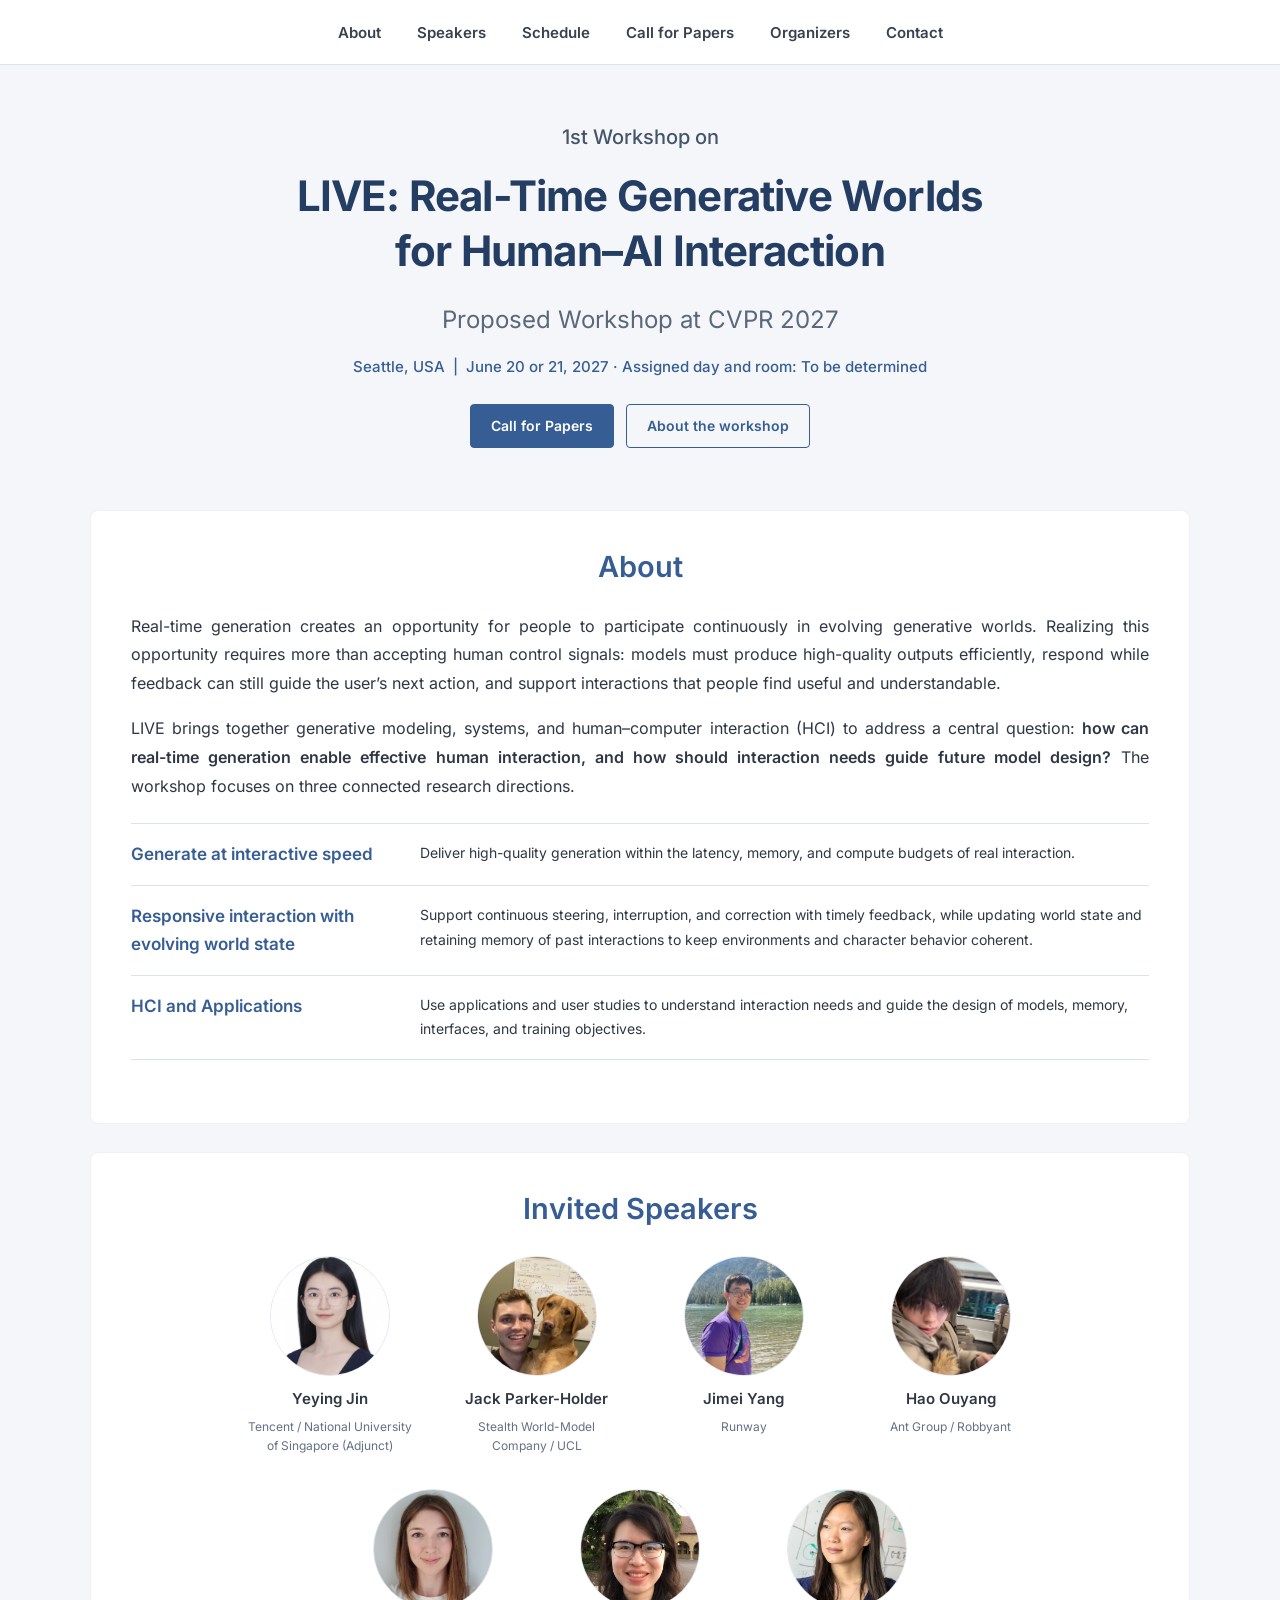
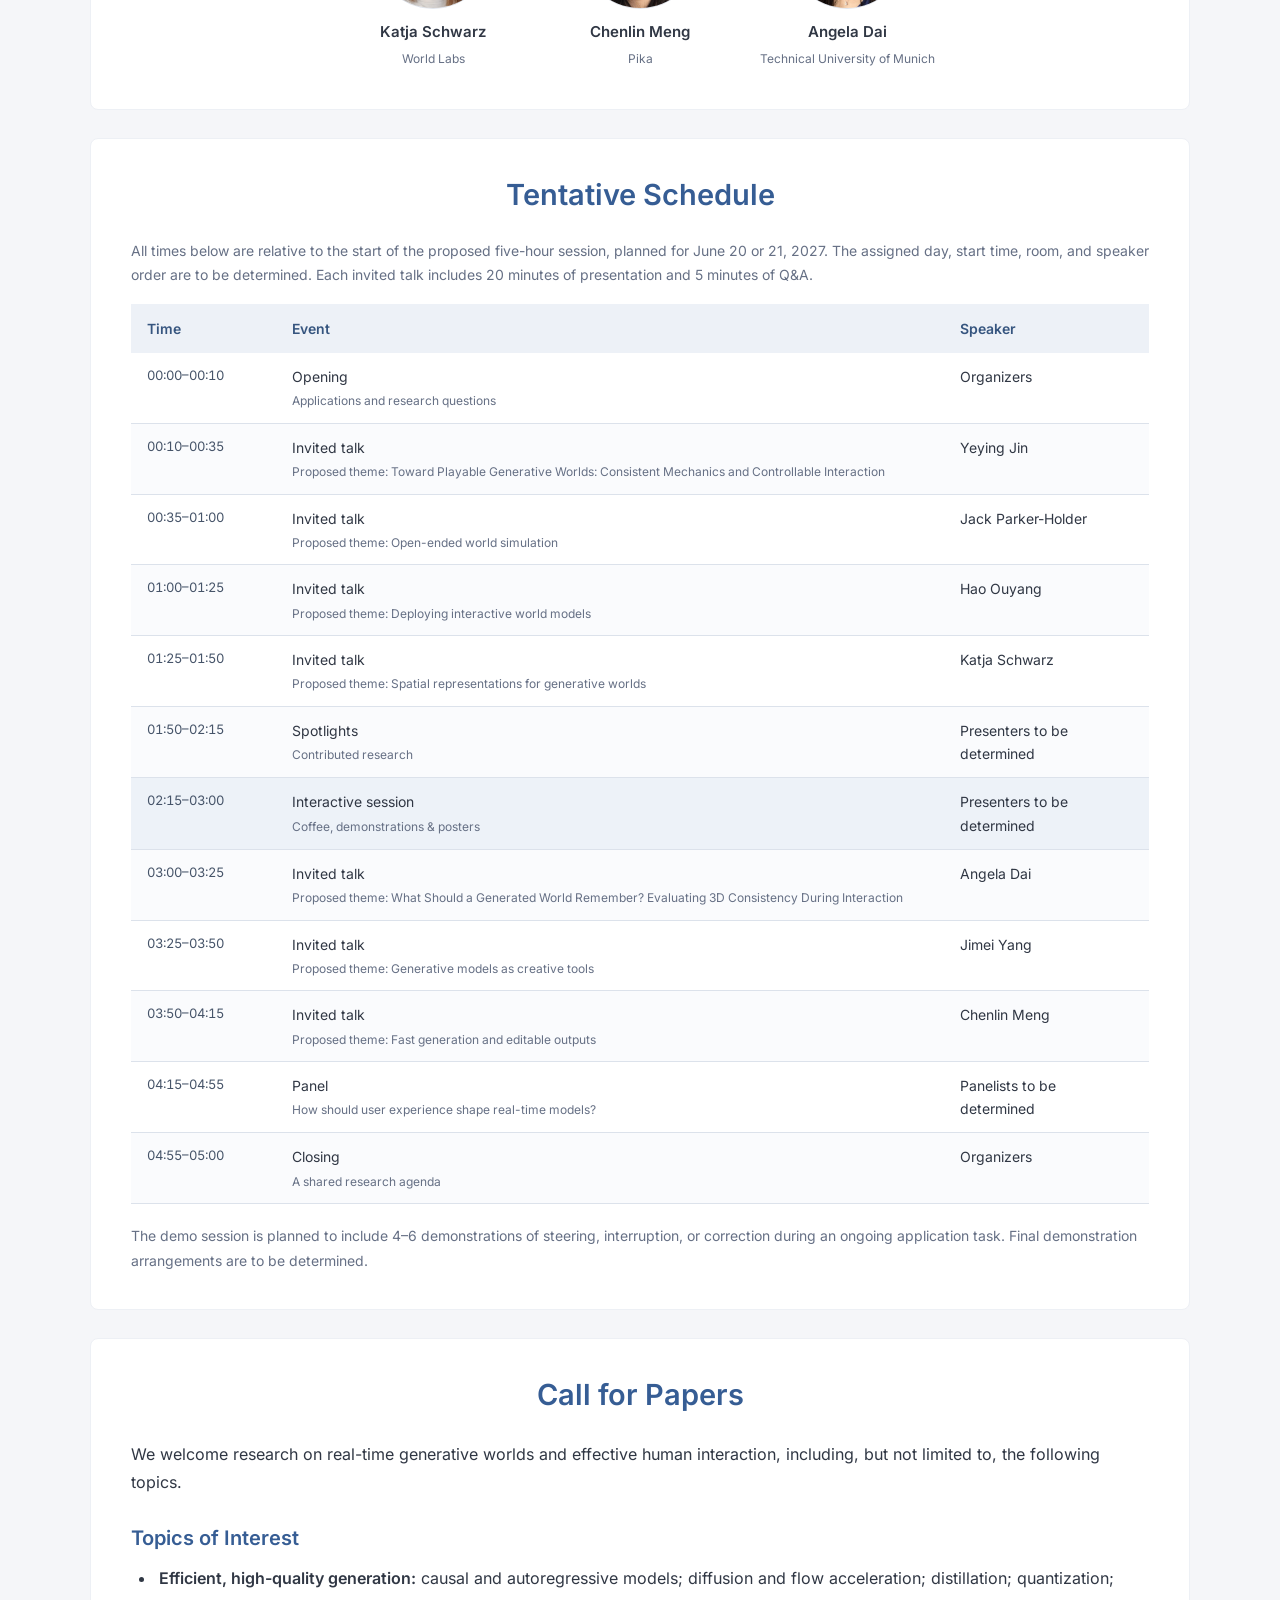
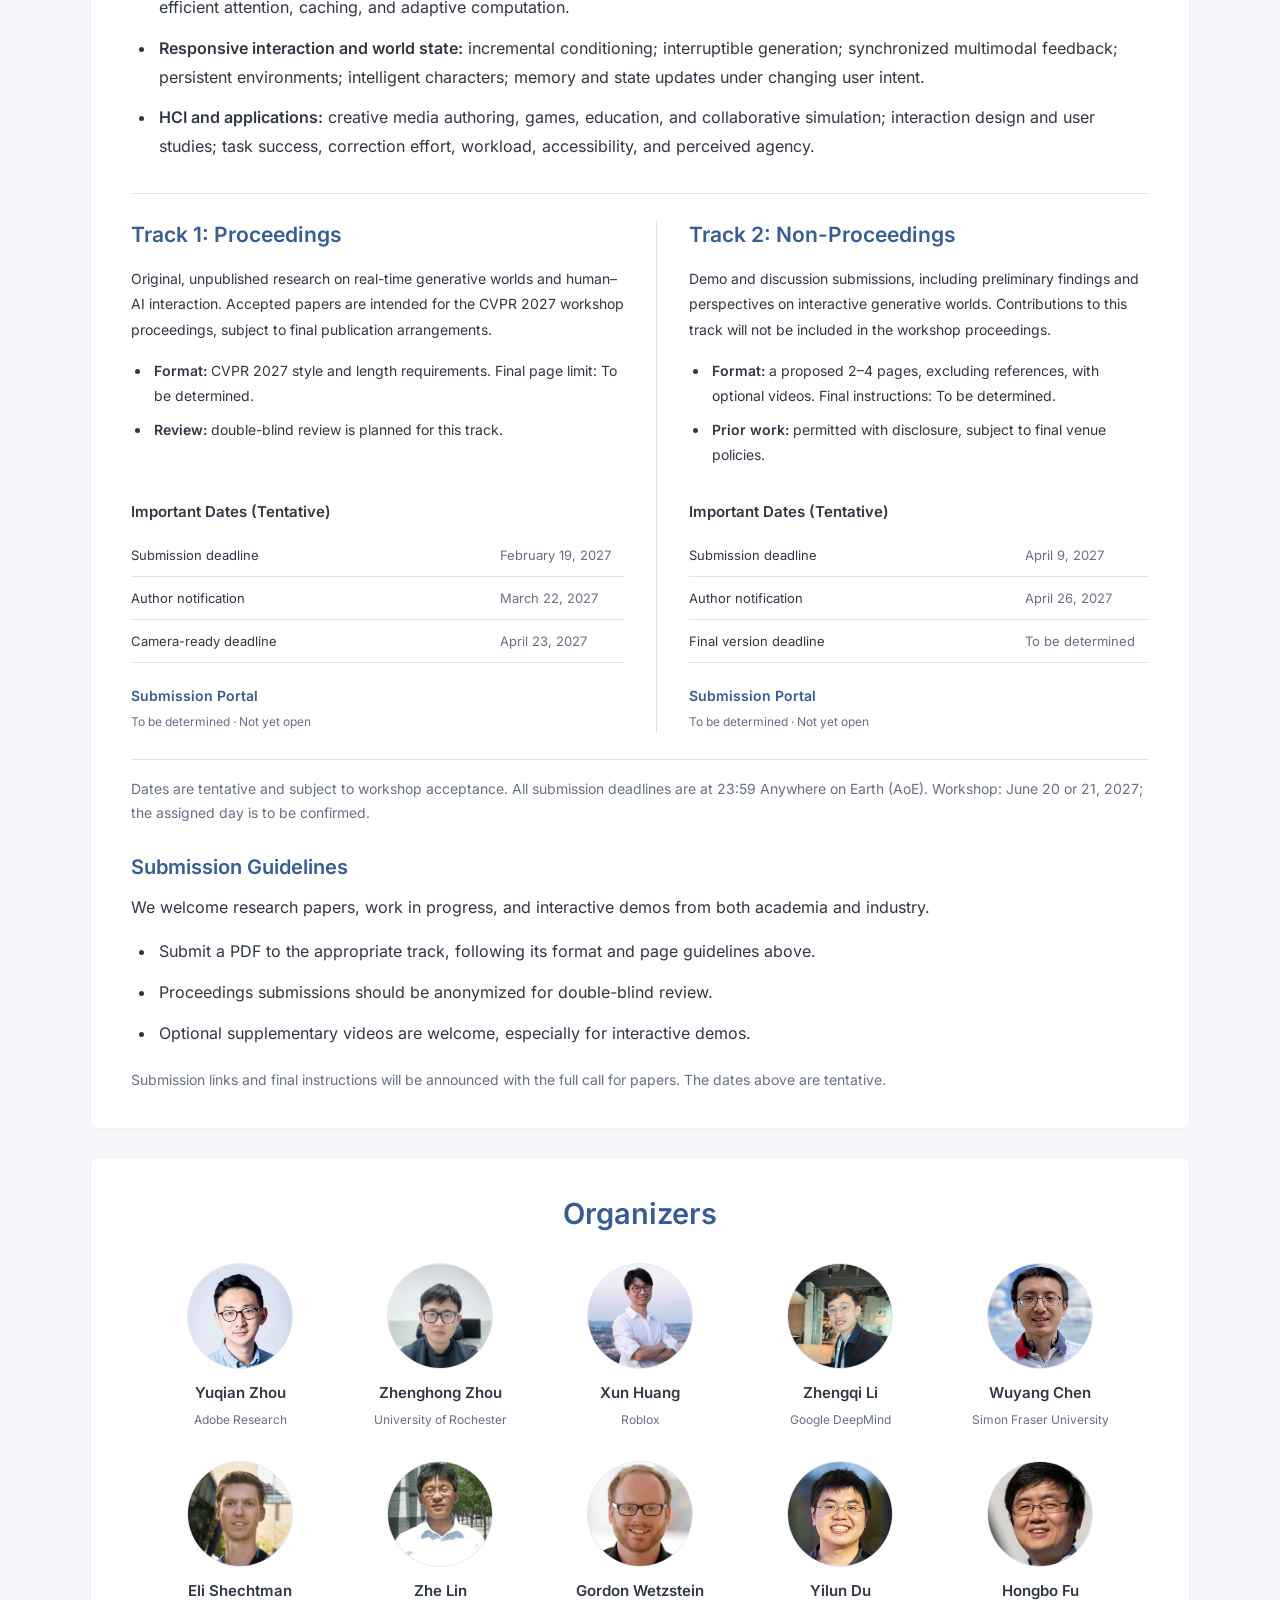
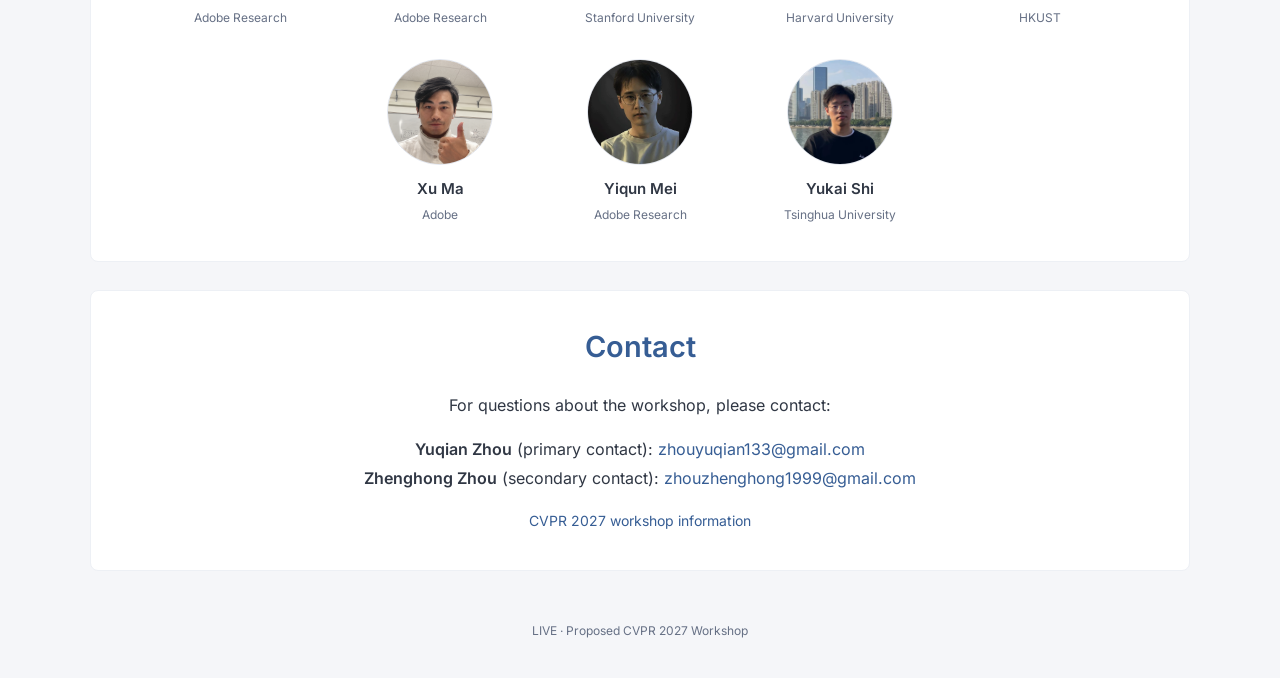
<file: index.html>
<!doctype html>
<html lang="en">
<head>
  <meta charset="utf-8">
  <meta name="viewport" content="width=device-width, initial-scale=1">
  <meta name="theme-color" content="#ffffff">
  <meta name="description" content="LIVE: Real-Time Generative Worlds for Human–AI Interaction. Proposed workshop at CVPR 2027.">
  <meta name="robots" content="noindex, nofollow">
  <meta property="og:title" content="LIVE: Real-Time Generative Worlds for Human–AI Interaction">
  <meta property="og:description" content="Proposed CVPR 2027 workshop on efficient generation, responsive world models, and human–AI interaction.">
  <meta property="og:type" content="website">
  <title>LIVE | Proposed CVPR 2027 Workshop</title>
  <link rel="icon" href="favicon.svg" type="image/svg+xml">
  <link rel="stylesheet" href="assets/fonts/fonts.css">
  <link rel="stylesheet" href="styles.css?v=speakers-compact-20261102">
  <script src="main.js?v=academic-20261101" defer></script>
</head>
<body>
  <a class="skip-link" href="#about">Skip to content</a>
  <nav class="site-nav" aria-label="Main navigation">
    <button class="menu-toggle" type="button" aria-expanded="false" aria-controls="nav-links">☰ Menu</button>
    <div id="nav-links" class="nav-links">
      <a href="#about">About</a><a href="#speakers">Speakers</a><a href="#schedule">Schedule</a><a href="#call-for-papers">Call for Papers</a><a href="#organizers">Organizers</a><a href="#contact">Contact</a>
    </div>
  </nav>
  <header class="workshop-header" id="top">
    <div class="hero-inner"><div class="hero-copy">
    <p class="edition">1st Workshop on</p>
    <h1><span>LIVE: Real-Time Generative Worlds</span><br>for Human–AI Interaction</h1>
    <p class="conference">Proposed Workshop at CVPR 2027</p>
    <p class="event-info">Seattle, USA &nbsp;|&nbsp; June 20 or 21, 2027 · Assigned day and room: To be determined</p>
    <div class="hero-actions">
      <a class="hero-primary" href="#call-for-papers">Call for Papers</a>
      <a class="hero-secondary" href="#about">About the workshop</a>
    </div>
    </div></div>
  </header>
  <main>
    <section id="about" class="section about" aria-labelledby="about-title">
      <h2 id="about-title">About</h2>
      <p>Real-time generation creates an opportunity for people to participate continuously in evolving generative worlds. Realizing this opportunity requires more than accepting human control signals: models must produce high-quality outputs efficiently, respond while feedback can still guide the user’s next action, and support interactions that people find useful and understandable.</p>
      <p>LIVE brings together generative modeling, systems, and human–computer interaction (HCI) to address a central question: <strong>how can real-time generation enable effective human interaction, and how should interaction needs guide future model design?</strong> The workshop focuses on three connected research directions.</p>
      <div class="research-directions" role="group" aria-label="Research goals for continuous human interaction">
        <article class="research-direction">
          <h3>Generate at interactive speed</h3>
          <p>Deliver high-quality generation within the latency, memory, and compute budgets of real interaction.</p>
        </article>
        <article class="research-direction">
          <h3>Responsive interaction with evolving world state</h3>
          <p>Support continuous steering, interruption, and correction with timely feedback, while updating world state and retaining memory of past interactions to keep environments and character behavior coherent.</p>
        </article>
        <article class="research-direction">
          <h3>HCI and Applications</h3>
          <p>Use applications and user studies to understand interaction needs and guide the design of models, memory, interfaces, and training objectives.</p>
        </article>
      </div>
    </section>
    <section id="speakers" class="section" aria-labelledby="speakers-title">
      <h2 id="speakers-title">Invited Speakers</h2>
      <div class="people speakers"><article class="person speaker">
      <a class="person-portrait" href="https://jinyeying.github.io/" target="_blank" rel="noopener noreferrer" aria-label="Yeying Jin — personal website (opens in a new tab)">
        <img src="assets/people/yeying-jin.webp" alt="Yeying Jin" width="112" height="112" loading="lazy">
      </a>
      <h3><a href="https://jinyeying.github.io/" target="_blank" rel="noopener noreferrer">Yeying Jin</a></h3>
      <p class="affiliation">Tencent / National University of Singapore (Adjunct)</p>
    </article>
<article class="person speaker">
      <a class="person-portrait" href="https://jparkerholder.github.io/" target="_blank" rel="noopener noreferrer" aria-label="Jack Parker-Holder — personal website (opens in a new tab)">
        <img src="assets/people/jack-parker-holder.webp" alt="Jack Parker-Holder" width="112" height="112" loading="lazy">
      </a>
      <h3><a href="https://jparkerholder.github.io/" target="_blank" rel="noopener noreferrer">Jack Parker-Holder</a></h3>
      <p class="affiliation">Stealth World-Model Company / UCL</p>
    </article>
<article class="person speaker">
      <a class="person-portrait" href="https://jimeiyang.github.io/" target="_blank" rel="noopener noreferrer" aria-label="Jimei Yang — personal website (opens in a new tab)">
        <img src="assets/people/jimei-yang.webp" alt="Jimei Yang" width="112" height="112" loading="lazy">
      </a>
      <h3><a href="https://jimeiyang.github.io/" target="_blank" rel="noopener noreferrer">Jimei Yang</a></h3>
      <p class="affiliation">Runway</p>
    </article>
<article class="person speaker">
      <a class="person-portrait" href="https://ken-ouyang.github.io/" target="_blank" rel="noopener noreferrer" aria-label="Hao Ouyang — personal website (opens in a new tab)">
        <img src="assets/people/hao-ouyang.webp" alt="Hao Ouyang" width="112" height="112" loading="lazy">
      </a>
      <h3><a href="https://ken-ouyang.github.io/" target="_blank" rel="noopener noreferrer">Hao Ouyang</a></h3>
      <p class="affiliation">Ant Group / Robbyant</p>
    </article>
<article class="person speaker">
      <a class="person-portrait" href="https://katjaschwarz.github.io/" target="_blank" rel="noopener noreferrer" aria-label="Katja Schwarz — personal website (opens in a new tab)">
        <img src="assets/people/katja-schwarz.webp" alt="Katja Schwarz" width="112" height="112" loading="lazy">
      </a>
      <h3><a href="https://katjaschwarz.github.io/" target="_blank" rel="noopener noreferrer">Katja Schwarz</a></h3>
      <p class="affiliation">World Labs</p>
    </article>
<article class="person speaker">
      <a class="person-portrait" href="https://cs.stanford.edu/~chenlin/" target="_blank" rel="noopener noreferrer" aria-label="Chenlin Meng — personal website (opens in a new tab)">
        <img src="assets/people/chenlin-meng.webp" alt="Chenlin Meng" width="112" height="112" loading="lazy">
      </a>
      <h3><a href="https://cs.stanford.edu/~chenlin/" target="_blank" rel="noopener noreferrer">Chenlin Meng</a></h3>
      <p class="affiliation">Pika</p>
    </article>
<article class="person speaker">
      <a class="person-portrait" href="https://www.3dunderstanding.org/" target="_blank" rel="noopener noreferrer" aria-label="Angela Dai — personal website (opens in a new tab)">
        <img src="assets/people/angela-dai.webp" alt="Angela Dai" width="112" height="112" loading="lazy">
      </a>
      <h3><a href="https://www.3dunderstanding.org/" target="_blank" rel="noopener noreferrer">Angela Dai</a></h3>
      <p class="affiliation">Technical University of Munich</p>
    </article></div>
    </section>
    <section id="schedule" class="section" aria-labelledby="schedule-title">
      <h2 id="schedule-title">Tentative Schedule</h2>
      <p class="section-note">All times below are relative to the start of the proposed five-hour session, planned for June 20 or 21, 2027. The assigned day, start time, room, and speaker order are to be determined. Each invited talk includes 20 minutes of presentation and 5 minutes of Q&amp;A.</p>
      <div class="table-wrap"><table class="schedule">
        <caption class="sr-only">Tentative schedule, with elapsed times measured from the session start.</caption>
        <thead><tr><th scope="col">Time</th><th scope="col">Event</th><th scope="col">Speaker</th></tr></thead>
        <tbody><tr><th scope="row">00:00–00:10</th><td>Opening<span class="session-title">Applications and research questions</span></td><td>Organizers</td></tr>
<tr><th scope="row">00:10–00:35</th><td>Invited talk<span class="session-title">Proposed theme: Toward Playable Generative Worlds: Consistent Mechanics and Controllable Interaction</span></td><td>Yeying Jin</td></tr>
<tr><th scope="row">00:35–01:00</th><td>Invited talk<span class="session-title">Proposed theme: Open-ended world simulation</span></td><td>Jack Parker-Holder</td></tr>
<tr><th scope="row">01:00–01:25</th><td>Invited talk<span class="session-title">Proposed theme: Deploying interactive world models</span></td><td>Hao Ouyang</td></tr>
<tr><th scope="row">01:25–01:50</th><td>Invited talk<span class="session-title">Proposed theme: Spatial representations for generative worlds</span></td><td>Katja Schwarz</td></tr>
<tr><th scope="row">01:50–02:15</th><td>Spotlights<span class="session-title">Contributed research</span></td><td>Presenters to be determined</td></tr>
<tr class="session-break"><th scope="row">02:15–03:00</th><td>Interactive session<span class="session-title">Coffee, demonstrations &amp; posters</span></td><td>Presenters to be determined</td></tr>
<tr><th scope="row">03:00–03:25</th><td>Invited talk<span class="session-title">Proposed theme: What Should a Generated World Remember? Evaluating 3D Consistency During Interaction</span></td><td>Angela Dai</td></tr>
<tr><th scope="row">03:25–03:50</th><td>Invited talk<span class="session-title">Proposed theme: Generative models as creative tools</span></td><td>Jimei Yang</td></tr>
<tr><th scope="row">03:50–04:15</th><td>Invited talk<span class="session-title">Proposed theme: Fast generation and editable outputs</span></td><td>Chenlin Meng</td></tr>
<tr><th scope="row">04:15–04:55</th><td>Panel<span class="session-title">How should user experience shape real-time models?</span></td><td>Panelists to be determined</td></tr>
<tr><th scope="row">04:55–05:00</th><td>Closing<span class="session-title">A shared research agenda</span></td><td>Organizers</td></tr></tbody>
      </table></div>
      <p class="section-note after-table">The demo session is planned to include 4–6 demonstrations of steering, interruption, or correction during an ongoing application task. Final demonstration arrangements are to be determined.</p>
    </section>
    <section id="call-for-papers" class="section" aria-labelledby="cfp-title">
      <h2 id="cfp-title">Call for Papers</h2>
      <p>We welcome research on real-time generative worlds and effective human interaction, including, but not limited to, the following topics.</p>
      <h3>Topics of Interest</h3>
      <ul class="topics">
        <li><strong>Efficient, high-quality generation:</strong> causal and autoregressive models; diffusion and flow acceleration; distillation; quantization; efficient attention, caching, and adaptive computation.</li>
        <li><strong>Responsive interaction and world state:</strong> incremental conditioning; interruptible generation; synchronized multimodal feedback; persistent environments; intelligent characters; memory and state updates under changing user intent.</li>
        <li><strong>HCI and applications:</strong> creative media authoring, games, education, and collaborative simulation; interaction design and user studies; task success, correction effort, workload, accessibility, and perceived agency.</li>
      </ul>
      <div class="submission-tracks">
        <section id="proceedings-track" class="track-column" aria-labelledby="proceedings-title">
          <h3 id="proceedings-title">Track 1: Proceedings</h3>
          <p>Original, unpublished research on real-time generative worlds and human–AI interaction. Accepted papers are intended for the CVPR 2027 workshop proceedings, subject to final publication arrangements.</p>
          <ul class="track-requirements">
            <li><strong>Format:</strong> CVPR 2027 style and length requirements. Final page limit: To be determined.</li>
            <li><strong>Review:</strong> double-blind review is planned for this track.</li>
          </ul>
          <div class="track-details">
            <h4>Important Dates (Tentative)</h4>
            <table class="dates track-dates">
              <caption class="sr-only">Tentative Proceedings Track dates for 2027.</caption>
              <tbody>
                <tr><th scope="row">Submission deadline</th><td><time datetime="2027-02-19">February 19, 2027</time></td></tr>
                <tr><th scope="row">Author notification</th><td><time datetime="2027-03-22">March 22, 2027</time></td></tr>
                <tr><th scope="row">Camera-ready deadline</th><td><time datetime="2027-04-23">April 23, 2027</time></td></tr>
              </tbody>
            </table>
            <p class="track-portal"><strong>Submission Portal</strong><span>To be determined · Not yet open</span></p>
          </div>
        </section>
        <section id="non-proceedings-track" class="track-column" aria-labelledby="non-proceedings-title">
          <h3 id="non-proceedings-title">Track 2: Non-Proceedings</h3>
          <p>Demo and discussion submissions, including preliminary findings and perspectives on interactive generative worlds. Contributions to this track will not be included in the workshop proceedings.</p>
          <ul class="track-requirements">
            <li><strong>Format:</strong> a proposed 2–4 pages, excluding references, with optional videos. Final instructions: To be determined.</li>
            <li><strong>Prior work:</strong> permitted with disclosure, subject to final venue policies.</li>
          </ul>
          <div class="track-details">
            <h4>Important Dates (Tentative)</h4>
            <table class="dates track-dates">
              <caption class="sr-only">Tentative Non-Proceedings Track dates for 2027; final version deadline to be determined.</caption>
              <tbody>
                <tr><th scope="row">Submission deadline</th><td><time datetime="2027-04-09">April 9, 2027</time></td></tr>
                <tr><th scope="row">Author notification</th><td><time datetime="2027-04-26">April 26, 2027</time></td></tr>
                <tr><th scope="row">Final version deadline</th><td>To be determined</td></tr>
              </tbody>
            </table>
            <p class="track-portal"><strong>Submission Portal</strong><span>To be determined · Not yet open</span></p>
          </div>
        </section>
      </div>
      <p id="important-dates" class="section-note track-timing">Dates are tentative and subject to workshop acceptance. All submission deadlines are at 23:59 Anywhere on Earth (AoE). Workshop: June 20 or 21, 2027; the assigned day is to be confirmed.</p>
      <h3 id="submission-guidelines">Submission Guidelines</h3>
      <p>We welcome research papers, work in progress, and interactive demos from both academia and industry.</p>
      <ul class="submission-guidelines">
        <li>Submit a PDF to the appropriate track, following its format and page guidelines above.</li>
        <li>Proceedings submissions should be anonymized for double-blind review.</li>
        <li>Optional supplementary videos are welcome, especially for interactive demos.</li>
      </ul>
      <p class="section-note">Submission links and final instructions will be announced with the full call for papers. The dates above are tentative.</p>
    </section>
    <section id="organizers" class="section" aria-labelledby="organizers-title">
      <h2 id="organizers-title">Organizers</h2>
      <div class="people organizers"><article class="person organizer">
      <a class="person-portrait" href="https://yzhouas.github.io/" target="_blank" rel="noopener noreferrer" aria-label="Yuqian Zhou — personal website (opens in a new tab)">
        <img src="assets/people/yuqian-zhou.webp" alt="Yuqian Zhou" width="112" height="112" loading="lazy">
      </a>
      <h3><a href="https://yzhouas.github.io/" target="_blank" rel="noopener noreferrer">Yuqian Zhou</a></h3>
      <p class="affiliation">Adobe Research</p>
    </article>
<article class="person organizer">
      <a class="person-portrait" href="https://zhouzhenghong-gt.github.io/" target="_blank" rel="noopener noreferrer" aria-label="Zhenghong Zhou — personal website (opens in a new tab)">
        <img src="assets/people/zhenghong-zhou.webp" alt="Zhenghong Zhou" width="112" height="112" loading="lazy">
      </a>
      <h3><a href="https://zhouzhenghong-gt.github.io/" target="_blank" rel="noopener noreferrer">Zhenghong Zhou</a></h3>
      <p class="affiliation">University of Rochester</p>
    </article>
<article class="person organizer">
      <a class="person-portrait" href="https://www.xunhuang.me/" target="_blank" rel="noopener noreferrer" aria-label="Xun Huang — personal website (opens in a new tab)">
        <img src="assets/people/xun-huang.webp" alt="Xun Huang" width="112" height="112" loading="lazy">
      </a>
      <h3><a href="https://www.xunhuang.me/" target="_blank" rel="noopener noreferrer">Xun Huang</a></h3>
      <p class="affiliation">Roblox</p>
    </article>
<article class="person organizer">
      <a class="person-portrait" href="https://zhengqili.github.io/" target="_blank" rel="noopener noreferrer" aria-label="Zhengqi Li — personal website (opens in a new tab)">
        <img src="assets/people/zhengqi-li.webp" alt="Zhengqi Li" width="112" height="112" loading="lazy">
      </a>
      <h3><a href="https://zhengqili.github.io/" target="_blank" rel="noopener noreferrer">Zhengqi Li</a></h3>
      <p class="affiliation">Google DeepMind</p>
    </article>
<article class="person organizer">
      <a class="person-portrait" href="https://delta-lab-ai.github.io/" target="_blank" rel="noopener noreferrer" aria-label="Wuyang Chen — personal website (opens in a new tab)">
        <img src="assets/people/wuyang-chen.webp" alt="Wuyang Chen" width="112" height="112" loading="lazy">
      </a>
      <h3><a href="https://delta-lab-ai.github.io/" target="_blank" rel="noopener noreferrer">Wuyang Chen</a></h3>
      <p class="affiliation">Simon Fraser University</p>
    </article>
<article class="person organizer">
      <a class="person-portrait" href="https://research.adobe.com/person/eli-shechtman/" target="_blank" rel="noopener noreferrer" aria-label="Eli Shechtman — personal website (opens in a new tab)">
        <img src="assets/people/eli-shechtman.webp" alt="Eli Shechtman" width="112" height="112" loading="lazy">
      </a>
      <h3><a href="https://research.adobe.com/person/eli-shechtman/" target="_blank" rel="noopener noreferrer">Eli Shechtman</a></h3>
      <p class="affiliation">Adobe Research</p>
    </article>
<article class="person organizer">
      <a class="person-portrait" href="https://research.adobe.com/person/zhe-lin/" target="_blank" rel="noopener noreferrer" aria-label="Zhe Lin — personal website (opens in a new tab)">
        <img src="assets/people/zhe-lin.webp" alt="Zhe Lin" width="112" height="112" loading="lazy">
      </a>
      <h3><a href="https://research.adobe.com/person/zhe-lin/" target="_blank" rel="noopener noreferrer">Zhe Lin</a></h3>
      <p class="affiliation">Adobe Research</p>
    </article>
<article class="person organizer">
      <a class="person-portrait" href="https://web.stanford.edu/~gordonwz/" target="_blank" rel="noopener noreferrer" aria-label="Gordon Wetzstein — personal website (opens in a new tab)">
        <img src="assets/people/gordon-wetzstein.webp" alt="Gordon Wetzstein" width="112" height="112" loading="lazy" style="object-position:24% 50%">
      </a>
      <h3><a href="https://web.stanford.edu/~gordonwz/" target="_blank" rel="noopener noreferrer">Gordon Wetzstein</a></h3>
      <p class="affiliation">Stanford University</p>
    </article>
<article class="person organizer">
      <a class="person-portrait" href="https://yilundu.github.io/" target="_blank" rel="noopener noreferrer" aria-label="Yilun Du — personal website (opens in a new tab)">
        <img src="assets/people/yilun-du.webp" alt="Yilun Du" width="112" height="112" loading="lazy">
      </a>
      <h3><a href="https://yilundu.github.io/" target="_blank" rel="noopener noreferrer">Yilun Du</a></h3>
      <p class="affiliation">Harvard University</p>
    </article>
<article class="person organizer">
      <a class="person-portrait" href="https://hongbofu.people.ust.hk/hongbo_short_bio.html" target="_blank" rel="noopener noreferrer" aria-label="Hongbo Fu — personal website (opens in a new tab)">
        <img src="assets/people/hongbo-fu.webp" alt="Hongbo Fu" width="112" height="112" loading="lazy">
      </a>
      <h3><a href="https://hongbofu.people.ust.hk/hongbo_short_bio.html" target="_blank" rel="noopener noreferrer">Hongbo Fu</a></h3>
      <p class="affiliation">HKUST</p>
    </article>
<article class="person organizer">
      <a class="person-portrait" href="https://ma-xu.github.io/" target="_blank" rel="noopener noreferrer" aria-label="Xu Ma — personal website (opens in a new tab)">
        <img src="assets/people/xu-ma.png" alt="Xu Ma" width="112" height="112" loading="lazy">
      </a>
      <h3><a href="https://ma-xu.github.io/" target="_blank" rel="noopener noreferrer">Xu Ma</a></h3>
      <p class="affiliation">Adobe</p>
    </article>
<article class="person organizer">
      <a class="person-portrait" href="https://yiqunmei.net/" target="_blank" rel="noopener noreferrer" aria-label="Yiqun Mei — personal website (opens in a new tab)">
        <img src="assets/people/yiqun-mei.webp" alt="Yiqun Mei" width="112" height="112" loading="lazy">
      </a>
      <h3><a href="https://yiqunmei.net/" target="_blank" rel="noopener noreferrer">Yiqun Mei</a></h3>
      <p class="affiliation">Adobe Research</p>
    </article>
<article class="person organizer">
      <a class="person-portrait" href="https://shiyukai26.github.io/info/" target="_blank" rel="noopener noreferrer" aria-label="Yukai Shi — personal website (opens in a new tab)">
        <img src="assets/people/yukai-shi.webp" alt="Yukai Shi" width="112" height="112" loading="lazy">
      </a>
      <h3><a href="https://shiyukai26.github.io/info/" target="_blank" rel="noopener noreferrer">Yukai Shi</a></h3>
      <p class="affiliation">Tsinghua University</p>
    </article></div>
    </section>
    <section id="contact" class="section contact" aria-labelledby="contact-title">
      <h2 id="contact-title">Contact</h2>
      <p>For questions about the workshop, please contact:</p>
      <p><strong>Yuqian Zhou</strong> (primary contact): <a href="mailto:zhouyuqian133@gmail.com">zhouyuqian133@gmail.com</a><br>
      <strong>Zhenghong Zhou</strong> (secondary contact): <a href="mailto:zhouzhenghong1999@gmail.com">zhouzhenghong1999@gmail.com</a></p>
      <p class="section-note"><a href="https://cvpr.thecvf.com/Conferences/2027/CallForWorkshops" target="_blank" rel="noopener noreferrer">CVPR 2027 workshop information</a></p>
    </section>
  </main>
  <footer>LIVE · Proposed CVPR 2027 Workshop</footer>
</body>
</html>
</file>
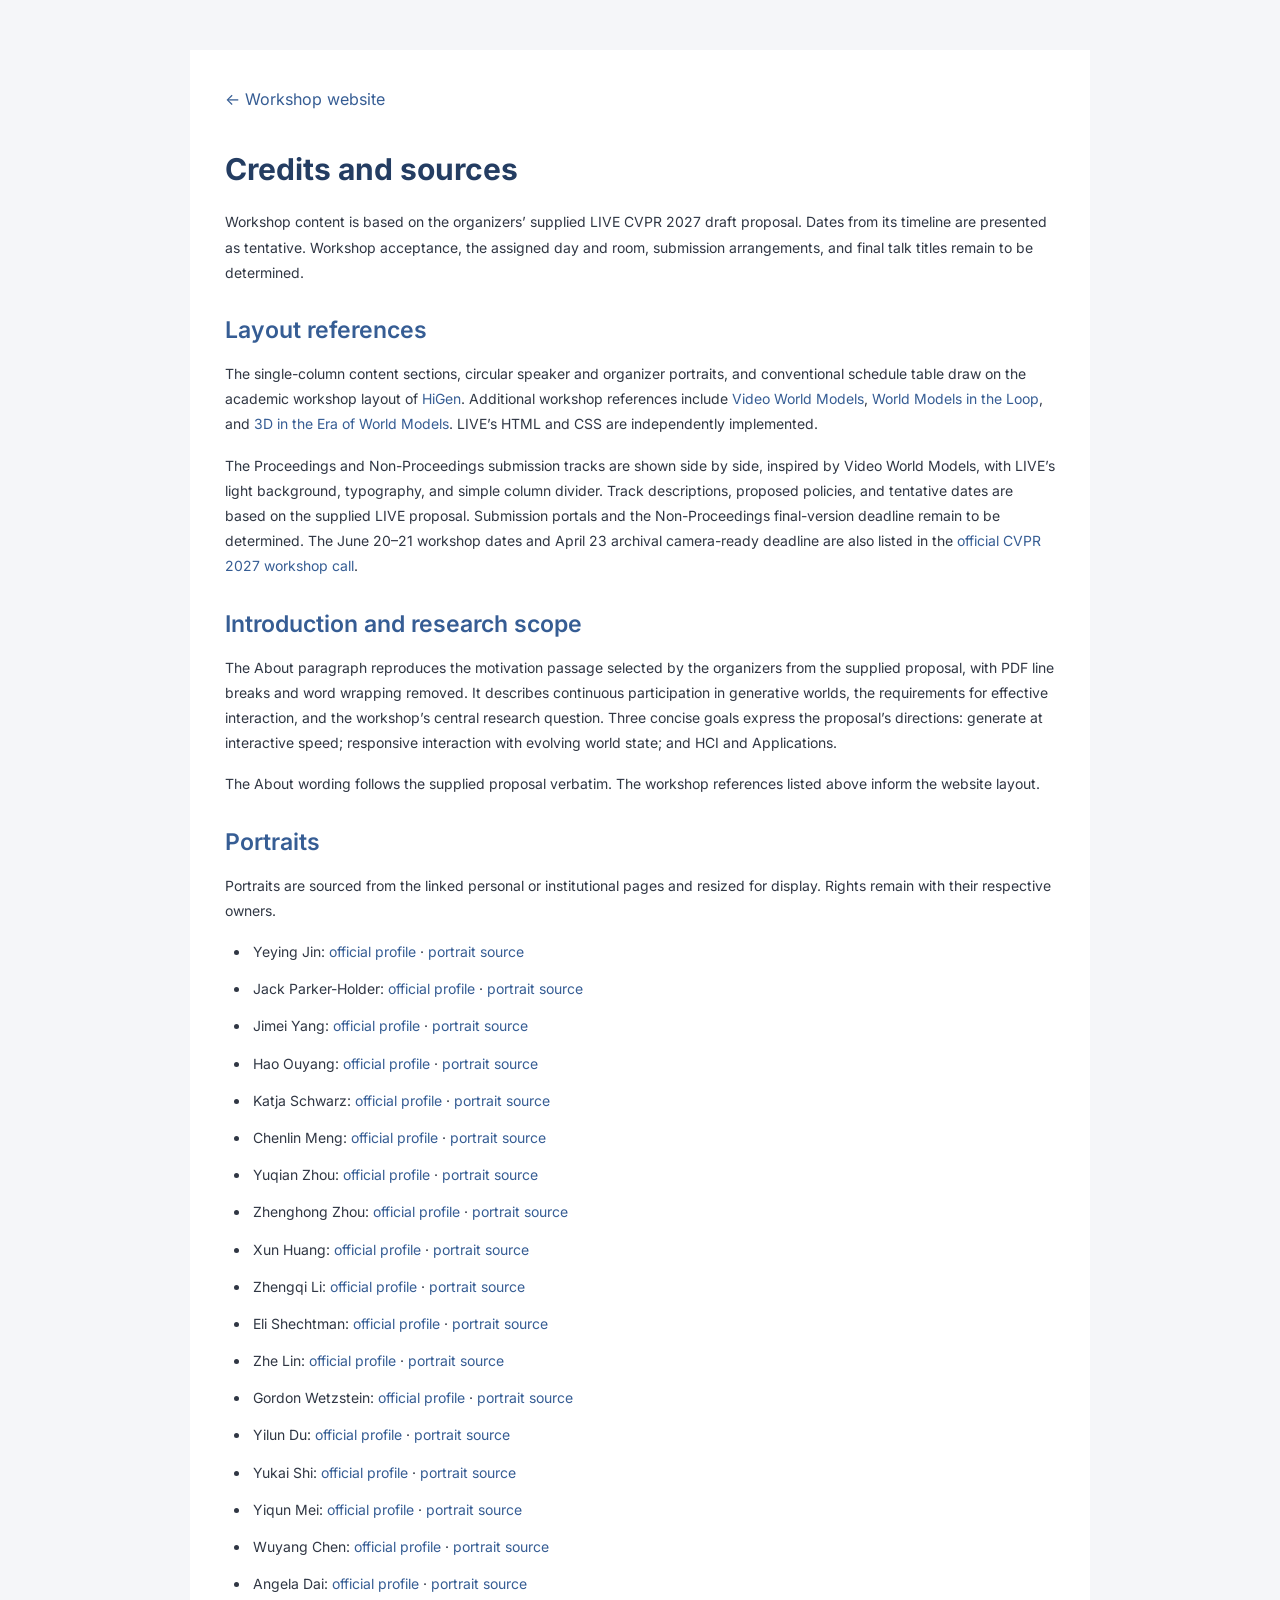
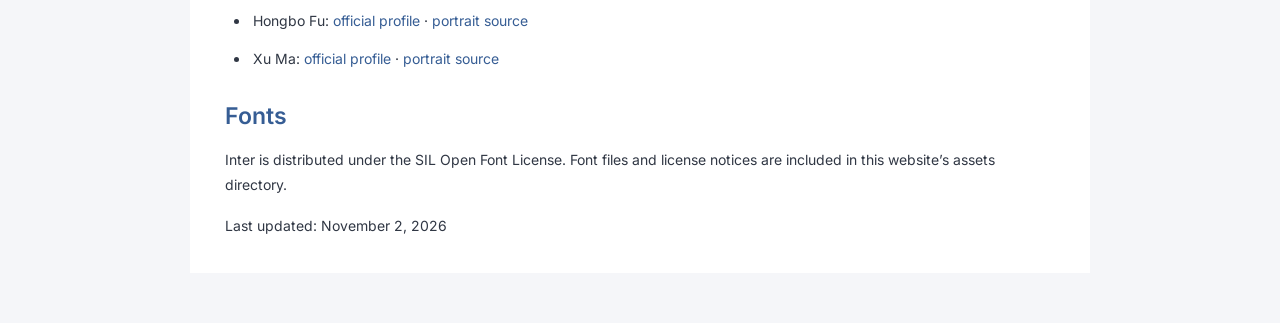
<file: credits.html>
<!doctype html>
<html lang="en"><head><meta charset="utf-8"><meta name="viewport" content="width=device-width, initial-scale=1">
<meta name="robots" content="noindex, nofollow"><title>Credits | LIVE Workshop</title>
<link rel="stylesheet" href="assets/fonts/fonts.css"><link rel="stylesheet" href="styles.css?v=text-header-20261102"></head>
<body><main class="credits"><a class="back-link" href="index.html">← Workshop website</a>
<h1>Credits and sources</h1>
<p>Workshop content is based on the organizers’ supplied LIVE CVPR 2027 draft proposal. Dates from its timeline are presented as tentative. Workshop acceptance, the assigned day and room, submission arrangements, and final talk titles remain to be determined.</p>
<h2>Layout references</h2>
<p>The single-column content sections, circular speaker and organizer portraits, and conventional schedule table draw on the academic workshop layout of <a href="https://higen-2025.github.io/">HiGen</a>. Additional workshop references include <a href="https://videoworldmodel-workshop.github.io/">Video World Models</a>, <a href="https://eccv26woop.github.io/">World Models in the Loop</a>, and <a href="https://eccv2026-3d-world-models.github.io/">3D in the Era of World Models</a>. LIVE’s HTML and CSS are independently implemented.</p>
<p>The Proceedings and Non-Proceedings submission tracks are shown side by side, inspired by Video World Models, with LIVE’s light background, typography, and simple column divider. Track descriptions, proposed policies, and tentative dates are based on the supplied LIVE proposal. Submission portals and the Non-Proceedings final-version deadline remain to be determined. The June 20–21 workshop dates and April 23 archival camera-ready deadline are also listed in the <a href="https://cvpr.thecvf.com/Conferences/2027/CallForWorkshops">official CVPR 2027 workshop call</a>.</p>
<h2>Introduction and research scope</h2><p>The About paragraph reproduces the motivation passage selected by the organizers from the supplied proposal, with PDF line breaks and word wrapping removed. It describes continuous participation in generative worlds, the requirements for effective interaction, and the workshop’s central research question. Three concise goals express the proposal’s directions: generate at interactive speed; responsive interaction with evolving world state; and HCI and Applications.</p>
<p>The About wording follows the supplied proposal verbatim. The workshop references listed above inform the website layout.</p>
<h2>Portraits</h2><p>Portraits are sourced from the linked personal or institutional pages and resized for display. Rights remain with their respective owners.</p><ul><li>Yeying Jin: <a href="https://jinyeying.github.io/">official profile</a> · <a href="https://jinyeying.github.io/images/yeying.jpg">portrait source</a></li>
<li>Jack Parker-Holder: <a href="https://jparkerholder.github.io/">official profile</a> · <a href="https://videoworldmodel-workshop.github.io/images/jack_parker_holder.png">portrait source</a></li>
<li>Jimei Yang: <a href="https://jimeiyang.github.io/">official profile</a> · <a href="https://jimeiyang.github.io/contents/jimeiyang.jpg">portrait source</a></li>
<li>Hao Ouyang: <a href="https://ken-ouyang.github.io/">official profile</a> · <a href="https://ken-ouyang.github.io/images_new/hao_1.jpg">portrait source</a></li>
<li>Katja Schwarz: <a href="https://katjaschwarz.github.io/">official profile</a> · <a href="https://katjaschwarz.github.io/assets/img/prof_pic.jpg?2bc651bc829a3066238ff67006ebf85c">portrait source</a></li>
<li>Chenlin Meng: <a href="https://cs.stanford.edu/~chenlin/">official profile</a> · <a href="https://cs.stanford.edu/~chenlin/public/chenlin.png">portrait source</a></li>
<li>Yuqian Zhou: <a href="https://yzhouas.github.io/">official profile</a> · <a href="https://yzhouas.github.io/images/profilephoto.jpeg">portrait source</a></li>
<li>Zhenghong Zhou: <a href="https://zhouzhenghong-gt.github.io/">official profile</a> · <a href="https://zhouzhenghong-gt.github.io/images/person1.png">portrait source</a></li>
<li>Xun Huang: <a href="https://www.xunhuang.me/">official profile</a> · <a href="https://www.xunhuang.me/imgs/profile-photo.jpg">portrait source</a></li>
<li>Zhengqi Li: <a href="https://zhengqili.github.io/">official profile</a> · <a href="https://zhengqili.github.io/images/zhengqi_3.jpg">portrait source</a></li>
<li>Eli Shechtman: <a href="https://research.adobe.com/person/eli-shechtman/">official profile</a> · <a href="https://research.adobe.com/wp-content/uploads/2015/10/Eli_Shechtman_May13-copy-1024x972.jpg">portrait source</a></li>
<li>Zhe Lin: <a href="https://research.adobe.com/person/zhe-lin/">official profile</a> · <a href="https://research.adobe.com/wp-content/uploads/2015/10/person-zhe-lin.jpg">portrait source</a></li>
<li>Gordon Wetzstein: <a href="https://web.stanford.edu/~gordonwz/">official profile</a> · <a href="https://web.stanford.edu/~gordonwz/images/gordon_wetzstein_small.jpg">portrait source</a></li>
<li>Yilun Du: <a href="https://yilundu.github.io/">official profile</a> · <a href="https://yilundu.github.io/images/yilun8_avatar.jpg">portrait source</a></li>
<li>Yukai Shi: <a href="https://shiyukai26.github.io/info/">official profile</a> · <a href="https://shiyukai26.github.io/info/images/yukai.jpg">portrait source</a></li>
<li>Yiqun Mei: <a href="https://yiqunmei.net/">official profile</a> · <a href="https://yiqunmei.net/assets/image/large.gif">portrait source</a></li>
<li>Wuyang Chen: <a href="https://delta-lab-ai.github.io/people.html">official profile</a> · <a href="https://delta-lab-ai.github.io/images/wuyang_chen.jpg">portrait source</a></li>
<li>Angela Dai: <a href="https://www.3dunderstanding.org/team.html">official profile</a> · <a href="https://www.3dunderstanding.org/team/00_angela_dai/picture.jpg">portrait source</a></li>
<li>Hongbo Fu: <a href="https://hongbofu.people.ust.hk/">official profile</a> · <a href="https://hongbofu.people.ust.hk/images/hongbo_2019.jpg">portrait source</a></li>
<li>Xu Ma: <a href="https://ma-xu.github.io/">official profile</a> · <a href="https://ma-xu.github.io/images/123.png">portrait source</a></li></ul>
<h2>Fonts</h2><p>Inter is distributed under the SIL Open Font License. Font files and license notices are included in this website’s assets directory.</p>
<p>Last updated: November 2, 2026</p></main></body></html>
</file>
<file: assets/fonts/fonts.css>
@font-face {
  font-family: 'Inter';
  font-style: normal;
  font-weight: 400;
  font-display: swap;
  src: url(./inter-400.ttf) format('truetype');
}

@font-face {
  font-family: 'Inter';
  font-style: normal;
  font-weight: 500;
  font-display: swap;
  src: url(./inter-500.ttf) format('truetype');
}

@font-face {
  font-family: 'Inter';
  font-style: normal;
  font-weight: 600;
  font-display: swap;
  src: url(./inter-600.ttf) format('truetype');
}

@font-face {
  font-family: 'Inter';
  font-style: normal;
  font-weight: 700;
  font-display: swap;
  src: url(./inter-700.ttf) format('truetype');
}

@font-face {
  font-family: 'Space Grotesk';
  font-style: normal;
  font-weight: 700;
  font-display: swap;
  src: url(./space-grotesk-700.ttf) format('truetype');
}
</file>
<file: styles.css>
:root { --text:#303744; --muted:#667085; --accent:#365d94; --line:#dce2eb; --background:#f5f6f9; }
* { box-sizing:border-box; }
html { scroll-behavior:smooth; scroll-padding-top:86px; }
body { margin:0; background:var(--background); color:var(--text); font:16px/1.8 'Inter',Arial,sans-serif; }
a { color:var(--accent); text-decoration:none; }
a:hover { text-decoration:underline; text-underline-offset:3px; }
a:focus-visible,button:focus-visible { outline:3px solid var(--accent); outline-offset:5px; }
p { margin:0 0 16px; } p:last-child { margin-bottom:0; }
h1,h2,h3 { line-height:1.35; }
h2 { color:var(--accent); font-size:29px; font-weight:600; text-align:center; margin:0 0 25px; }
h3 { font-size:20px; color:var(--accent); font-weight:600; margin:28px 0 12px; }
img { max-width:100%; } ul { margin:12px 0 20px; padding-left:25px; } li { padding-left:3px; margin-bottom:12px; } strong { font-weight:600; }
.sr-only { position:absolute; width:1px; height:1px; padding:0; margin:-1px; overflow:hidden; clip:rect(0,0,0,0); white-space:nowrap; border:0; }
.skip-link { position:fixed; top:-70px; left:20px; padding:10px 16px; background:white; z-index:101; } .skip-link:focus { top:10px; }
.site-nav { position:sticky; top:0; background:#fff; border-bottom:1px solid var(--line); z-index:100; }
.nav-links { min-height:64px; display:flex; justify-content:center; align-items:center; flex-wrap:wrap; gap:36px; padding:10px 24px; }
.nav-links a { color:#394150; font-size:15px; font-weight:600; padding:6px 0; } .nav-links a:hover { color:var(--accent); }
.menu-toggle { display:none; font:inherit; color:var(--text); border:0; background:transparent; }
.workshop-header { max-width:1180px; margin:auto; text-align:center; }
.hero-inner { padding:54px 24px 34px; }
.hero-copy { max-width:1000px; margin:auto; }
.edition { font-size:20px; margin-bottom:14px; font-weight:500; color:#465469; }
.workshop-header h1 { font-size:42px; line-height:1.3; letter-spacing:-.8px; font-weight:700; margin:0; color:#243d62; }
.conference { font-size:24px; color:#5b677a; margin:20px 0 12px; }
.event-info { max-width:850px; font-size:15px; font-weight:500; margin:0 auto; color:var(--accent); }
.hero-actions { display:flex; justify-content:center; flex-wrap:wrap; gap:12px; margin-top:24px; }
.hero-actions a { display:inline-flex; align-items:center; justify-content:center; min-height:44px; padding:9px 20px; border:1px solid var(--accent); border-radius:4px; font-size:14px; font-weight:600; line-height:1.6; }
.hero-actions a:hover { text-decoration:none; }
.hero-primary { background:var(--accent); color:#fff; } .hero-primary:hover { background:#294b7c; }
.hero-secondary { background:transparent; color:var(--accent); } .hero-secondary:hover { background:#e9eef6; }
.section { width:calc(100% - 48px); max-width:1100px; margin:28px auto; padding:36px 40px; background:#fff; border:1px solid #edf0f5; border-radius:8px; }
.about p { text-align:justify; }
.research-directions { margin:23px 0 27px; border-top:1px solid var(--line); }
.research-direction { display:grid; grid-template-columns:265px minmax(0,1fr); gap:24px; padding:17px 0; border-bottom:1px solid var(--line); }
.research-direction h3 { font-size:17px; margin:0; line-height:1.6; }
.research-direction p { font-size:14px; line-height:1.75; text-align:left; margin:0; }
.section-note { color:var(--muted); font-size:14px; line-height:1.75; } .centered { text-align:center; }
.people { display:flex; flex-wrap:wrap; justify-content:center; align-items:flex-start; gap:30px; margin-top:30px; }
.person { width:143px; text-align:center; }
.person-portrait { display:block; width:112px; height:112px; margin:0 auto 13px; }
.person-portrait img { display:block; width:100%; height:100%; object-fit:cover; object-position:50% 30%; border-radius:50%; border:1px solid #e1e5ed; }
.person h3 { font-size:14px; font-weight:600; margin:0; line-height:1.5; }
.person h3 a { color:#303744; } .person h3 a:hover { color:var(--accent); }
.affiliation { font-size:12px; color:var(--muted); margin:5px 0 0; line-height:1.6; }
.speakers { max-width:800px; margin:28px auto 4px; gap:34px 28px; }
.speakers .person { width:calc((100% - 84px) / 4); }
.speakers .person-portrait { width:120px; height:120px; margin-bottom:12px; }
.speakers .person h3 { font-size:15px; }
.speakers .affiliation { margin-top:6px; line-height:1.6; text-wrap:balance; }
.organizers { gap:32px 28px; } .organizers .person { width:172px; }
.organizers .person-portrait { width:106px; height:106px; } .organizers .person h3 { font-size:15px; }
.table-wrap { width:100%; overflow-x:auto; }
table { width:100%; border-collapse:collapse; font-size:14px; line-height:1.65; }
thead th { background:#edf1f7; color:#36557f; font-weight:600; text-align:left; padding:13px 16px; }
tbody td,tbody th { border-bottom:1px solid var(--line); padding:12px 16px; text-align:left; vertical-align:top; }
.schedule th:first-child { width:145px; white-space:nowrap; }
.schedule tbody th { color:#465469; font-size:13px; font-weight:400; font-variant-numeric:tabular-nums; }
.schedule th:last-child { width:205px; } .schedule tbody tr:nth-child(even) { background:#fafbfd; }
.schedule .session-break { background:#edf2f8!important; }
.session-title { display:block; margin-top:3px; color:var(--muted); font-size:12px; }
.after-table { margin-top:20px; }
.dates { width:100%; max-width:790px; margin:10px 0 0; }
.dates th { font-weight:400; padding-left:0; } .dates td { color:var(--muted); width:185px; padding-right:0; white-space:nowrap; }
.submission-tracks { display:grid; grid-template-columns:repeat(2,minmax(0,1fr)); gap:32px; margin-top:32px; padding-top:27px; border-top:1px solid var(--line); }
.track-column { min-width:0; display:flex; flex-direction:column; }
.track-column + .track-column { border-left:1px solid var(--line); padding-left:32px; }
.track-column h3 { margin:0 0 17px; font-size:21px; }
.track-column p,.track-requirements { font-size:14px; line-height:1.8; }
.track-requirements { margin:0 0 21px; padding-left:20px; }
.track-requirements li { margin-bottom:9px; }
.track-details { margin-top:auto; }
.track-details h4 { font-size:15px; font-weight:600; margin:0 0 9px; }
.track-dates { font-size:13px; line-height:1.7; margin:0; }
.track-dates th,.track-dates td { padding-top:10px; padding-bottom:10px; }
.track-dates td { width:136px; padding-left:12px; }
.track-portal { margin-top:20px; }
.track-portal strong { color:var(--accent); font-weight:600; }
.track-portal span { display:block; color:var(--muted); font-size:12px; margin-top:3px; }
.track-timing { margin:26px 0 0; padding-top:17px; border-top:1px solid var(--line); }
.contact { text-align:center; } .contact a { overflow-wrap:anywhere; }
footer { text-align:center; font-size:12px; color:var(--muted); padding:20px 24px 35px; line-height:2; }
.credits { max-width:900px; margin:50px auto; padding:35px; background:#fff; }
.credits h1 { color:#243d62; font-size:30px; } .credits h2 { font-size:23px; text-align:left; margin:30px 0 15px; }
.credits p,.credits li { font-size:14px; } .back-link { display:inline-block; margin-bottom:15px; }
@media(max-width:1100px) {
  .speakers .person h3 { font-size:14px; }
  .organizers .person { width:calc((100% - 84px) / 4); }
  .workshop-header h1 { font-size:38px; }
}
@media(max-width:760px) {
  html { scroll-padding-top:72px; }
  .menu-toggle { display:block; width:100%; padding:14px 24px; font-size:15px; cursor:pointer; }
  .nav-links { display:none; min-height:auto; padding:6px 24px 18px; gap:12px 28px; }
  .nav-links.open { display:flex; } .nav-links a { font-size:14px; }
  .hero-inner { padding:36px 24px 18px; }
  .hero-copy { max-width:none; }
  .edition { font-size:18px; margin-bottom:13px; }
  .workshop-header h1 { font-size:32px; letter-spacing:-.5px; }
  .workshop-header h1 br { display:none; } .workshop-header h1 span::after { content:' '; }
  .hero-actions { gap:10px; margin-top:23px; }
  .hero-actions a { flex:1 1 150px; font-size:13px; padding:9px 12px; }
  .conference { font-size:20px; margin-top:18px; } .event-info { font-size:14px; }
  .section { width:calc(100% - 28px); margin:22px auto; padding:28px 25px; }
  h2 { font-size:25px; margin-bottom:20px; } body { font-size:15px; } h3 { font-size:18px; }
  .about p { text-align:left; } .section-note { font-size:13px; }
  .research-directions { margin:22px 0 25px; }
  .research-direction { grid-template-columns:1fr; gap:6px; padding:16px 0; }
  .research-direction h3 { font-size:17px; }
  .people { gap:26px 18px; } .speakers .person { width:calc((100% - 36px) / 3); }
  .person-portrait { width:100px; height:100px; }
  .organizers .person { width:calc((100% - 36px) / 3); } .organizers .person-portrait { width:94px; height:94px; }
  .person h3,.speakers .person h3,.organizers .person h3 { font-size:13px; } .affiliation { font-size:11px; }
  .schedule { min-width:595px; font-size:13px; } .schedule th:first-child { width:115px; } .schedule th:last-child { width:155px; }
  .schedule tbody th { font-size:12px; } thead th,tbody td,tbody th { padding:11px 12px; }
  .dates { font-size:13px; } .dates td { width:145px; }
  .submission-tracks { grid-template-columns:1fr; gap:27px; margin-top:27px; }
  .track-column + .track-column { border-left:0; padding-left:0; border-top:1px solid var(--line); padding-top:27px; }
  .track-column h3 { font-size:20px; }
}
@media(max-width:440px) {
  .workshop-header h1 { font-size:28px; } .conference { font-size:18px; }
  .event-info { font-size:13px; max-width:none; margin-inline:0; } .section { padding:26px 20px; }
  .people { gap:24px 16px; } .speakers .person,.organizers .person { width:calc((100% - 16px) / 2); }
  .speakers .person-portrait { width:108px; height:108px; } .organizers .person-portrait { width:100px; height:100px; }
  .dates { font-size:12px; } .dates td { width:127px; padding-left:10px; }
  .credits { margin:20px 14px; padding:24px; }
}
@media(prefers-reduced-motion:reduce) { html { scroll-behavior:auto; } }
</file>
